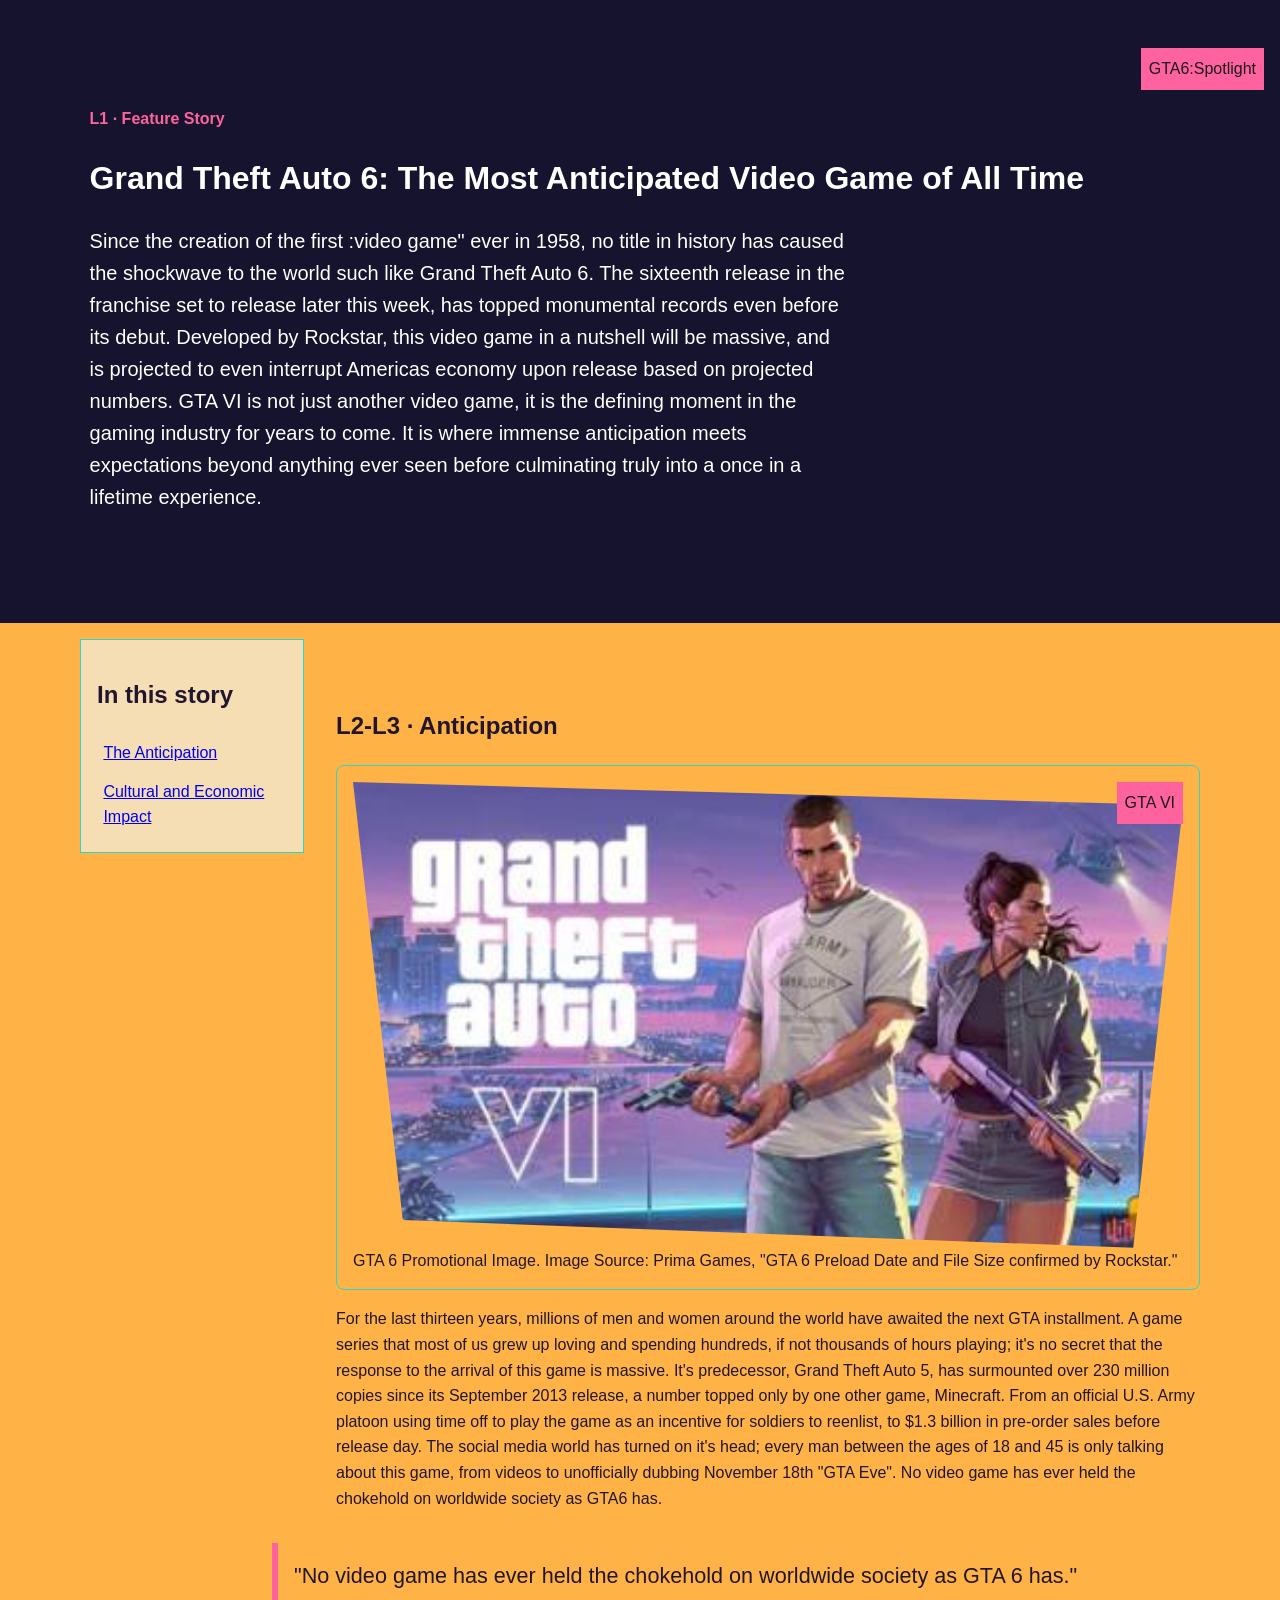
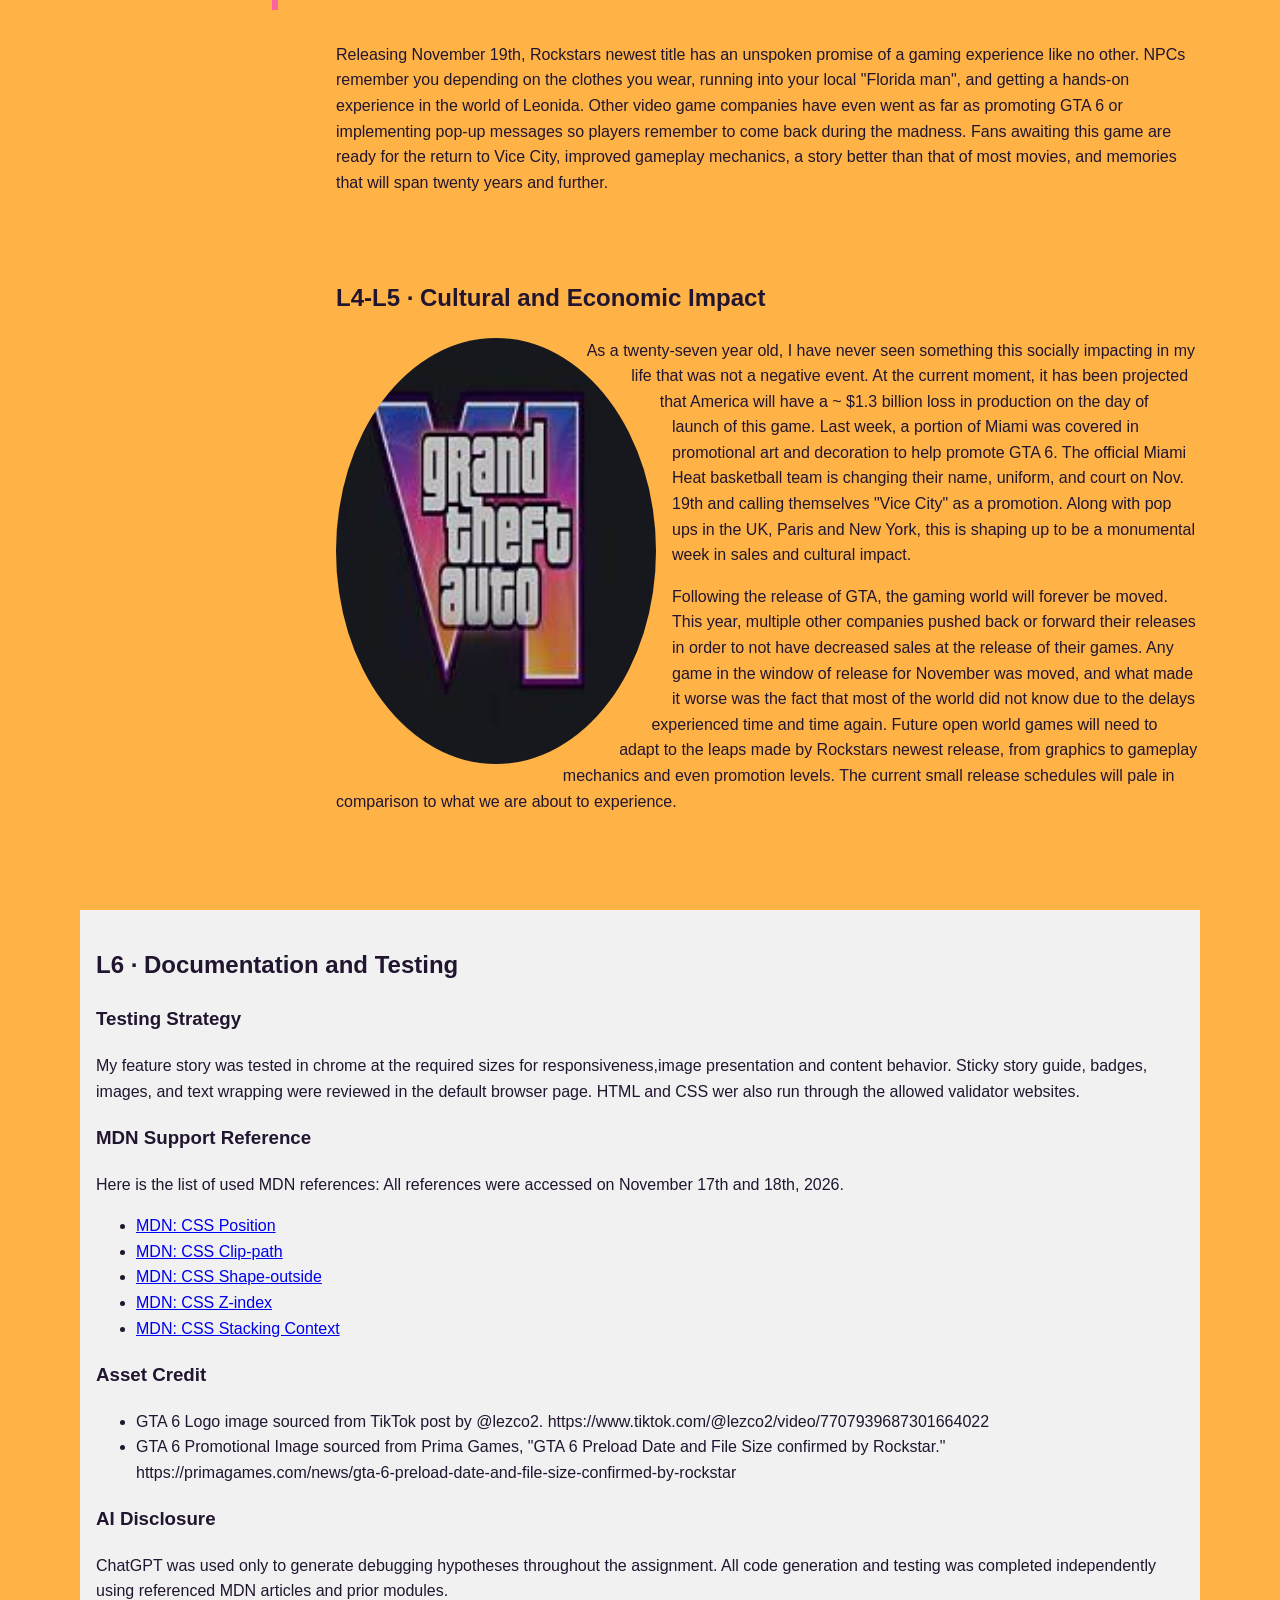
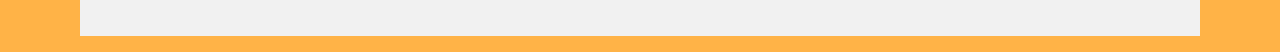
<file: index.html>
<!doctype html>
<html lang="en">
    <head>
        <meta charset="utf-8">
        <meta name="viewport" content="width=device-width,initial-scale=1">
        <title>Layered Feature Story</title>
        <link rel="stylesheet" href="styles.css">
    </head>
    <body>
        <header class="feature-header">
            <p class="eyebrow">L1 · Feature Story</p>
            <h1>Grand Theft Auto 6: The Most Anticipated Video Game of All Time </h1>
            <p class="lede"> Since the creation of the first :video game" ever in 1958, no title in history has caused the shockwave to the world such like Grand Theft Auto 6. The sixteenth release in the franchise set to release later this week, has topped monumental records even before its debut. Developed by Rockstar, this video game in a nutshell will be massive, and is projected to even interrupt Americas economy upon release based on projected numbers. GTA VI is not just another video game, it is the defining moment in the gaming industry for years to come. It is where immense anticipation meets expectations beyond anything ever seen before culminating truly into a once in a lifetime experience. </p>
            <span class="issue-badge">GTA6:Spotlight</span>
        </header>
        <main>
            <aside class="story-guide">
                <h2>In this story</h2>
                <a href="#section-one">The Anticipation</a>
                <a href="#section-two">Cultural and Economic Impact</a>
            </aside>
            <article>
                <section id="section-one">
                    <h2>L2-L3 · Anticipation</h2>
                    <figure class="feature-figure">
                        <span class="figure-badge">GTA VI</span>
                        <img src="GTA.jpg" alt="Rockstar's newest title promises an unparalleled gaming experience." width="1000" height="700">
                        <figcaption>GTA 6 Promotional Image. Image Source: Prima Games, "GTA 6 Preload Date and File Size confirmed by Rockstar."</figcaption>
                    </figure>
                    <p>For the last thirteen years, millions of men and women around the world have awaited the next GTA installment. A game series that most of us grew up loving and spending hundreds, if not thousands of hours playing; it's no secret that the response to the arrival of this game is massive. It's predecessor, Grand Theft Auto 5, has surmounted over 230 million copies since its September 2013 release, a number topped only by one other game, Minecraft. From an official U.S. Army platoon using time off to play the game as an incentive for soldiers to reenlist, to $1.3 billion in pre-order sales before release day. The social media world has turned on it's head; every man between the ages of 18 and 45 is only talking about this game, from videos to unofficially dubbing November 18th "GTA Eve". No video game has ever held the chokehold on worldwide society as GTA6 has. </p>
                    <blockquote class="pull-quote">"No video game has ever held the chokehold on worldwide society as GTA 6 has."</blockquote>
                    <p>Releasing November 19th, Rockstars newest title has an unspoken promise of a gaming experience like no other. NPCs remember you depending on the clothes you wear, running into your local "Florida man", and getting a hands-on experience in the world of Leonida. Other video game companies have even went as far as promoting GTA 6 or implementing pop-up messages so players remember to come back during the madness. Fans awaiting this game are ready for the return to Vice City, improved gameplay mechanics, a story better than that of most movies, and memories that will span twenty years and further.</p>
                </section>
                <section id="section-two">
                    <h2>L4-L5 · Cultural and Economic Impact</h2>
                    <img class="shape-portrait" src="GTA6.jpg" alt="GTA 6 promotional image." width="600" height="600">
                    <p>As a twenty-seven year old, I have never seen something this socially impacting in my life that was not a negative event. At the current moment, it has been projected that America will have a ~ $1.3 billion loss in production on the day of launch of this game. Last week, a portion of Miami was covered in promotional art and decoration to help promote GTA 6. The official Miami Heat basketball team is changing their name, uniform, and court on Nov. 19th and calling themselves "Vice City" as a promotion. Along with pop ups in the UK, Paris and New York, this is shaping up to be a monumental week in sales and cultural impact. </p>
                    <p>Following the release of GTA, the gaming world will forever be moved. This year, multiple other companies pushed back or forward their releases in order to not have decreased sales at the release of their games. Any game in the window of release for November was moved, and what made it worse was the fact that most of the world did not know due to the delays experienced time and time again. Future open world games will need to adapt to the leaps made by Rockstars newest release, from graphics to gameplay mechanics and even promotion levels. The current small release schedules will pale in comparison to what we are about to experience.</p>
                </section>
            </article>
            <section class="documentation">
                <h2>L6 · Documentation and Testing</h2>
                <h3>Testing Strategy</h3>
                <p>My feature story was tested in chrome at the required sizes for responsiveness,image presentation and content behavior. Sticky story guide, badges, images, and text wrapping were reviewed in the default browser page. HTML and CSS wer also run through the allowed validator websites. </p>

                 <h3> MDN Support Reference</h3>
                <p>Here is the list of used MDN references: All references were accessed on November 17th and 18th, 2026.</p>
                <ul>
                    <li><a href="https://developer.mozilla.org/en-US/docs/Web/CSS/position">MDN: CSS Position</a></li>
                    <li><a href="https://developer.mozilla.org/en-US/docs/Web/CSS/clip-path">MDN: CSS Clip-path</a></li>
                    <li><a href="https://developer.mozilla.org/en-US/docs/Web/CSS/shape-outside">MDN: CSS Shape-outside</a></li>
                    <li><a href="https://developer.mozilla.org/en-US/docs/Web/CSS/z-index">MDN: CSS Z-index</a></li>
                    <li><a href="https://developer.mozilla.org/en-US/docs/Web/CSS/CSS_positioned_layout/Stacking_context">MDN: CSS Stacking Context</a></li>
                </ul>

                <h3>Asset Credit</h3>
                <ul>
                    <li>GTA 6 Logo image sourced from TikTok post by @lezco2. https://www.tiktok.com/@lezco2/video/7707939687301664022</li>
                    <li>GTA 6 Promotional Image sourced from Prima Games, "GTA 6 Preload Date and File Size confirmed by Rockstar." https://primagames.com/news/gta-6-preload-date-and-file-size-confirmed-by-rockstar</li>
                </ul>
                <h3>AI Disclosure</h3>
                <p>ChatGPT was used only to generate debugging hypotheses throughout the assignment. All code generation and testing was completed independently using referenced MDN articles and prior modules. </p>
            </section>
        </main>
    </body>
    </html>
</file>
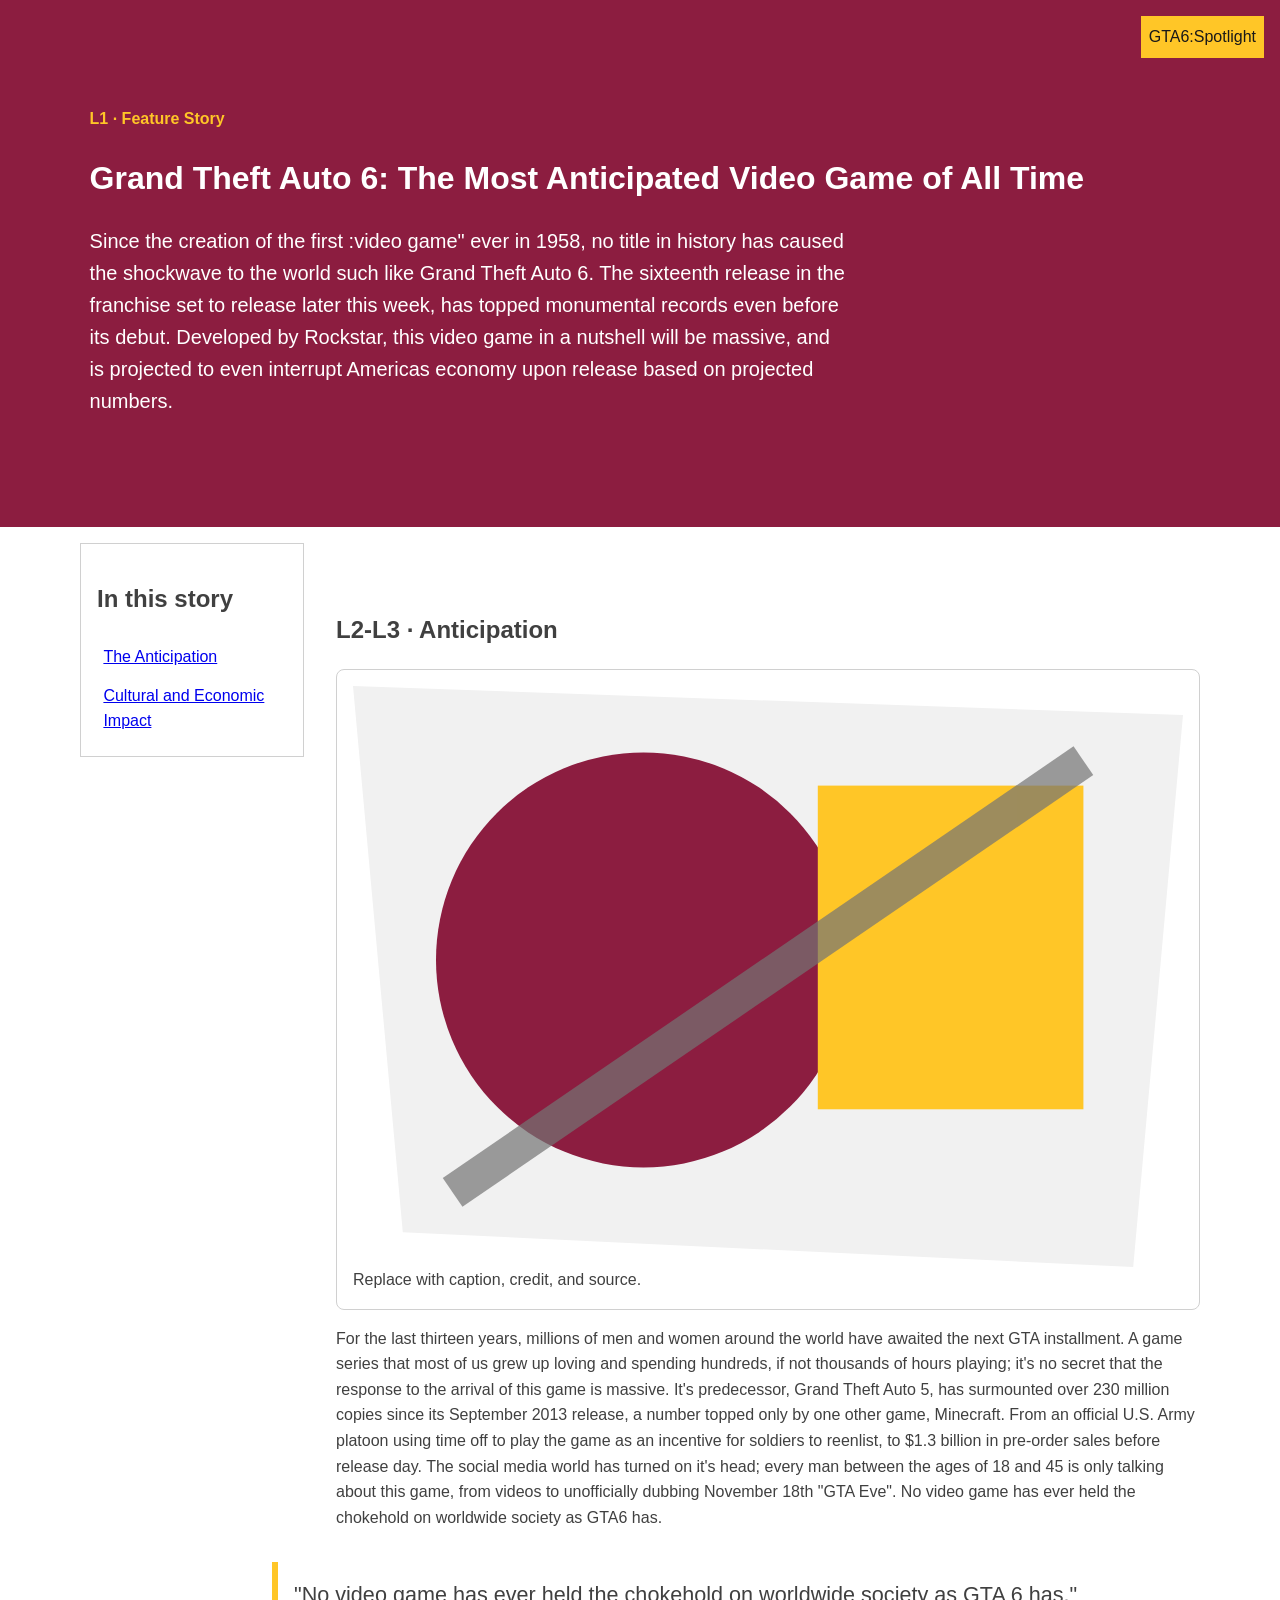
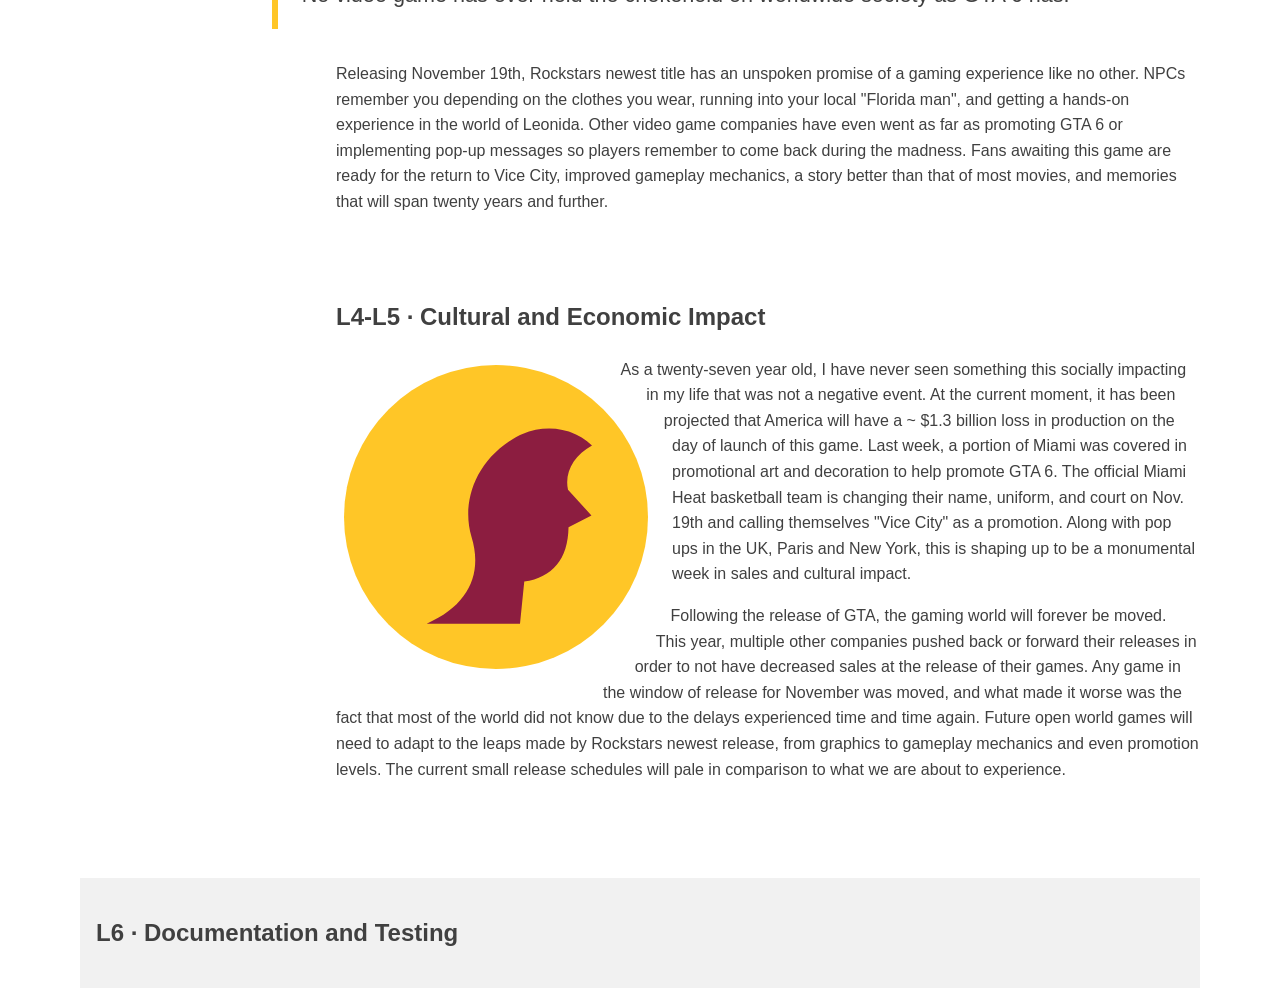
<file: ASSESSMENT-Layered-Feature-Story-Starter/index.html>
<!doctype html>
<html lang="en">
    <head>
        <meta charset="utf-8">
        <meta name="viewport" content="width=device-width,initial-scale=1">
        <title>Layered Feature Story</title>
        <link rel="stylesheet" href="styles.css">
    </head>
    <body>
        <header class="feature-header">
            <p class="eyebrow">L1 · Feature Story</p>
            <h1>Grand Theft Auto 6: The Most Anticipated Video Game of All Time </h1>
            <p class="lede"> Since the creation of the first :video game" ever in 1958, no title in history has caused the shockwave to the world such like Grand Theft Auto 6. The sixteenth release in the franchise set to release later this week, has topped monumental records even before its debut. Developed by Rockstar, this video game in a nutshell will be massive, and is projected to even interrupt Americas economy upon release based on projected numbers.   </p>
            <span class="issue-badge">GTA6:Spotlight</span>
        </header>
        <main>
            <aside class="story-guide">
                <h2>In this story</h2>
                <a href="#section-one">The Anticipation</a>
                <a href="#section-two">Cultural and Economic Impact</a>
            </aside>
            <article>
                <section id="section-one">
                    <h2>L2-L3 · Anticipation</h2>
                    <figure class="feature-figure">
                        <img src="feature.svg" alt="Replace with a contextual alternative" width="1000" height="700">
                        <figcaption>Replace with caption, credit, and source.</figcaption>
                    </figure>
                    <p>For the last thirteen years, millions of men and women around the world have awaited the next GTA installment. A game series that most of us grew up loving and spending hundreds, if not thousands of hours playing; it's no secret that the response to the arrival of this game is massive. It's predecessor, Grand Theft Auto 5, has surmounted over 230 million copies since its September 2013 release, a number topped only by one other game, Minecraft. From an official U.S. Army platoon using time off to play the game as an incentive for soldiers to reenlist, to $1.3 billion in pre-order sales before release day. The social media world has turned on it's head; every man between the ages of 18 and 45 is only talking about this game, from videos to unofficially dubbing November 18th "GTA Eve". No video game has ever held the chokehold on worldwide society as GTA6 has. </p>
                    <blockquote class="pull-quote">"No video game has ever held the chokehold on worldwide society as GTA 6 has."</blockquote>
                    <p>Releasing November 19th, Rockstars newest title has an unspoken promise of a gaming experience like no other. NPCs remember you depending on the clothes you wear, running into your local "Florida man", and getting a hands-on experience in the world of Leonida. Other video game companies have even went as far as promoting GTA 6 or implementing pop-up messages so players remember to come back during the madness. Fans awaiting this game are ready for the return to Vice City, improved gameplay mechanics, a story better than that of most movies, and memories that will span twenty years and further.</p>
                </section>
                <section id="section-two">
                    <h2>L4-L5 · Cultural and Economic Impact</h2>
                    <img class="shape-portrait" src="portrait.svg" alt="Replace with a contextual alternative" width="600" height="600">
                    <p>As a twenty-seven year old, I have never seen something this socially impacting in my life that was not a negative event. At the current moment, it has been projected that America will have a ~ $1.3 billion loss in production on the day of launch of this game. Last week, a portion of Miami was covered in promotional art and decoration to help promote GTA 6. The official Miami Heat basketball team is changing their name, uniform, and court on Nov. 19th and calling themselves "Vice City" as a promotion. Along with pop ups in the UK, Paris and New York, this is shaping up to be a monumental week in sales and cultural impact. </p>
                    <p>Following the release of GTA, the gaming world will forever be moved. This year, multiple other companies pushed back or forward their releases in order to not have decreased sales at the release of their games. Any game in the window of release for November was moved, and what made it worse was the fact that most of the world did not know due to the delays experienced time and time again. Future open world games will need to adapt to the leaps made by Rockstars newest release, from graphics to gameplay mechanics and even promotion levels. The current small release schedules will pale in comparison to what we are about to experience.</p>
                </section>
            </article>
            <section class="documentation">
                <h2>L6 · Documentation and Testing</h2>
                <p></p>
            </section>
        </main>
    </body>
    </html>
</file>
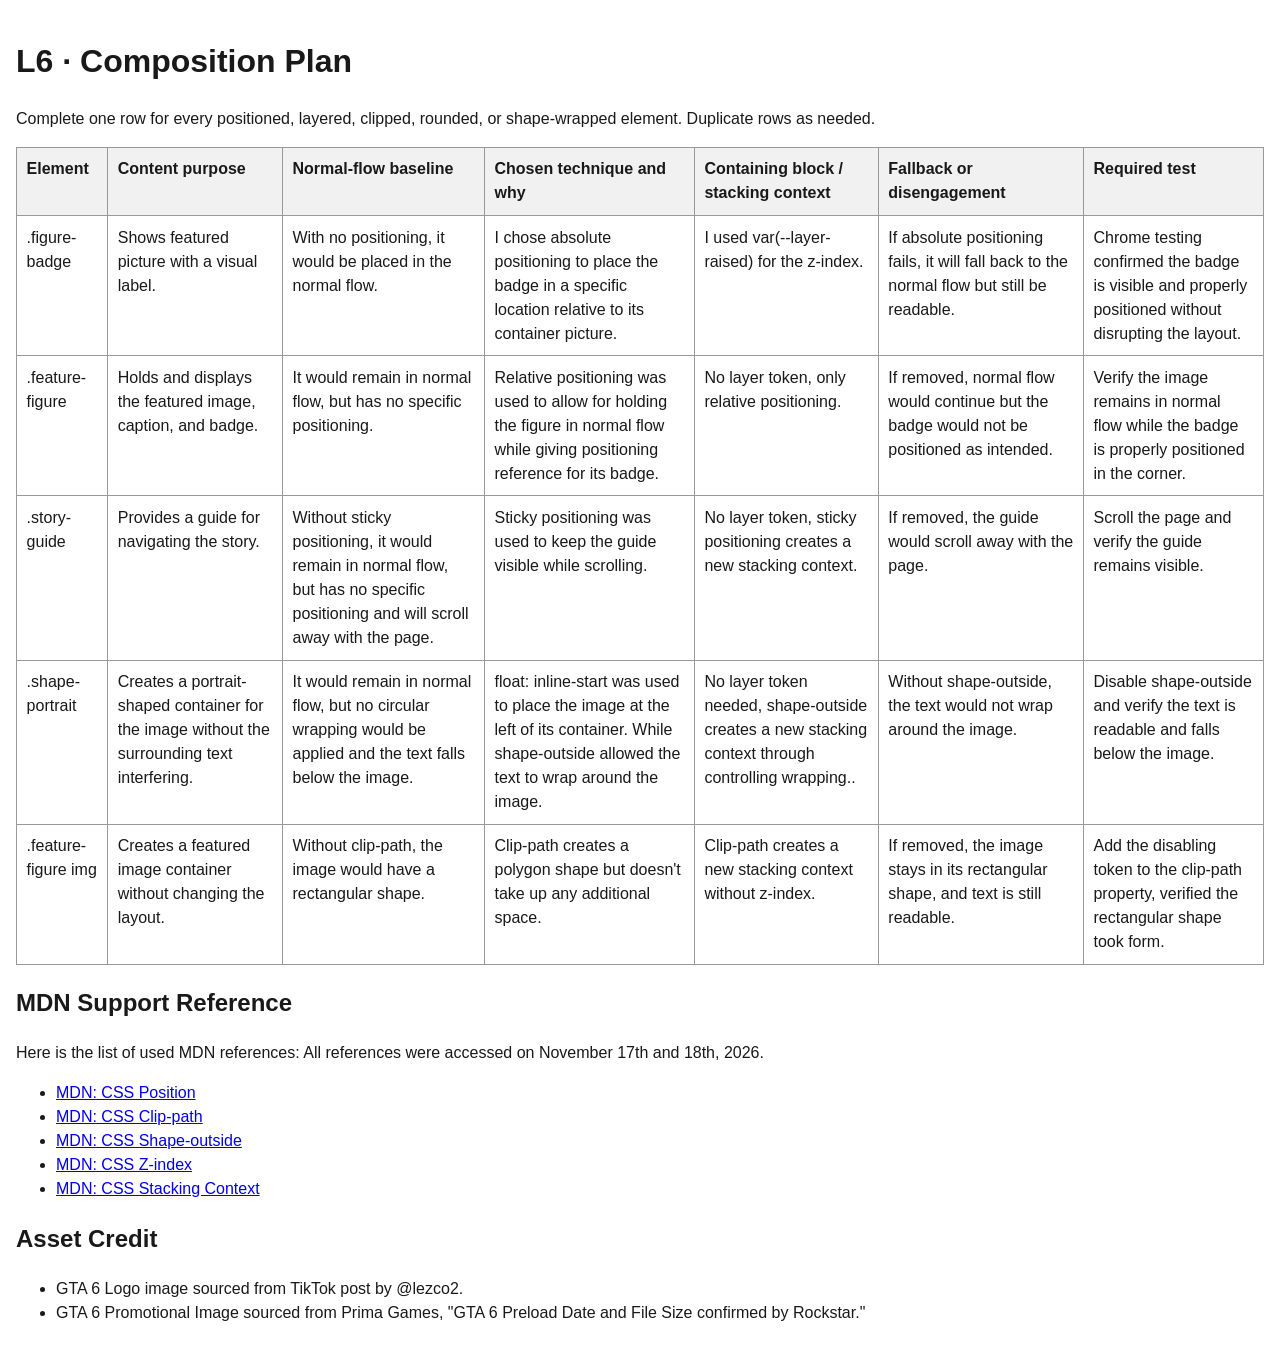
<file: composition-plan.html>
<!doctype html>
<html lang="en">
    <head>
        <meta charset="utf-8">
        <meta name="viewport" content="width=device-width,initial-scale=1">
        <title>Composition Plan</title>
        <style>
            body{
                font-family:Arial,sans-serif;
                line-height:1.5;
                max-width:90rem;
                margin:auto;
                padding:1rem;
                color:#191919;
                }
            table{
                width:100%;
                border-collapse:collapse;
                }
            th,td{
                padding:.6rem;
                border:1px solid #999;
                text-align:left;
                vertical-align:top;
                }
            th{
                background:#f1f1f1;
                }
        </style>
        </head>
        <body>
            <h1>L6 · Composition Plan</h1>
            <p>Complete one row for every positioned, layered, clipped, rounded, or shape-wrapped element. Duplicate rows as needed.</p>
            <table>
                <thead>
                    <tr>
                        <th>Element</th>
                        <th>Content purpose</th>
                        <th>Normal-flow baseline</th>
                        <th>Chosen technique and why</th>
                        <th>Containing block / stacking context</th>
                        <th>Fallback or disengagement</th>
                        <th>Required test</th>
                    </tr>
                </thead>
                <tbody>
                    <tr>
                        <td>.figure-badge</td>
                        <td>Shows featured picture with a visual label.</td>
                        <td>With no positioning, it would be placed in the normal flow.</td>
                        <td>I chose absolute positioning to place the badge in a specific location relative to its container picture.</td>
                        <td>I used var(--layer-raised) for the z-index.</td>
                        <td>If absolute positioning fails, it will fall back to the normal flow but still be readable.</td>
                        <td>Chrome testing confirmed the badge is visible and properly positioned without disrupting the layout.</td>
                    </tr>
                      <tr>
                        <td>.feature-figure</td>
                        <td>Holds and displays the featured image, caption, and badge.</td>
                        <td>It would remain in normal flow, but has no specific positioning.</td>
                        <td>Relative positioning was used to allow for holding the figure in normal flow while giving positioning reference for its badge.</td>
                        <td>No layer token, only relative positioning.</td> 
                        <td>If removed, normal flow would continue but the badge would not be positioned as intended.</td>
                        <td>Verify the image remains in normal flow while the badge is properly positioned in the corner.</td>
                    </tr>
                     <tr>
                        <td>.story-guide</td>
                        <td>Provides a guide for navigating the story.</td>
                        <td>Without sticky positioning, it would remain in normal flow, but has no specific positioning and will scroll away with the page.</td>
                        <td>Sticky positioning was used to keep the guide visible while scrolling.</td>
                        <td>No layer token, sticky positioning creates a new stacking context.</td>
                        <td>If removed, the guide would scroll away with the page.</td>
                        <td>Scroll the page and verify the guide remains visible.</td>
                    </tr>
                          <tr>
                        <td>.shape-portrait</td>
                        <td>Creates a portrait-shaped container for the image without the surrounding text interfering.</td>
                        <td>It would remain in normal flow, but no circular wrapping would be applied and the text falls below the image.</td>
                        <td>float: inline-start was used to place the image at the left of its container. While shape-outside allowed the text to wrap around the image.</td>
                        <td>No layer token needed, shape-outside creates a new stacking context through controlling wrapping..</td>
                        <td>Without shape-outside, the text would not wrap around the image.</td>
                        <td>Disable shape-outside and verify the text is readable and falls below the image.</td>
                    </tr>
                          <tr>
                        <td>.feature-figure img</td>
                        <td>Creates a featured image container without changing the layout.</td>
                        <td>Without clip-path, the image would have a rectangular shape.</td>
                        <td>Clip-path creates a polygon shape but doesn't take up any additional space.</td>
                        <td>Clip-path creates a new stacking context without z-index.</td>
                        <td>If removed, the image stays in its rectangular shape, and text is still readable.</td>
                        <td>Add the disabling token to the clip-path property, verified the rectangular shape took form.</td>
                    </tr>
                </tbody>
            </table>
            <section>
                <h2> MDN Support Reference</h2>
                <p>Here is the list of used MDN references: All references were accessed on November 17th and 18th, 2026.</p>
                <ul>
                    <li><a href="https://developer.mozilla.org/en-US/docs/Web/CSS/position">MDN: CSS Position</a></li>
                    <li><a href="https://developer.mozilla.org/en-US/docs/Web/CSS/clip-path">MDN: CSS Clip-path</a></li>
                    <li><a href="https://developer.mozilla.org/en-US/docs/Web/CSS/shape-outside">MDN: CSS Shape-outside</a></li>
                    <li><a href="https://developer.mozilla.org/en-US/docs/Web/CSS/z-index">MDN: CSS Z-index</a></li>
                    <li><a href="https://developer.mozilla.org/en-US/docs/Web/CSS/CSS_positioned_layout/Stacking_context">MDN: CSS Stacking Context</a></li>
                </ul>
            </section>
            <section>
                <h2>Asset Credit</h2>
                <ul>
                    <li>GTA 6 Logo image sourced from TikTok post by @lezco2.</li>
                    <li>GTA 6 Promotional Image sourced from Prima Games, "GTA 6 Preload Date and File Size confirmed by Rockstar."</li>
            </section>
        </body>
        </html>
</file>
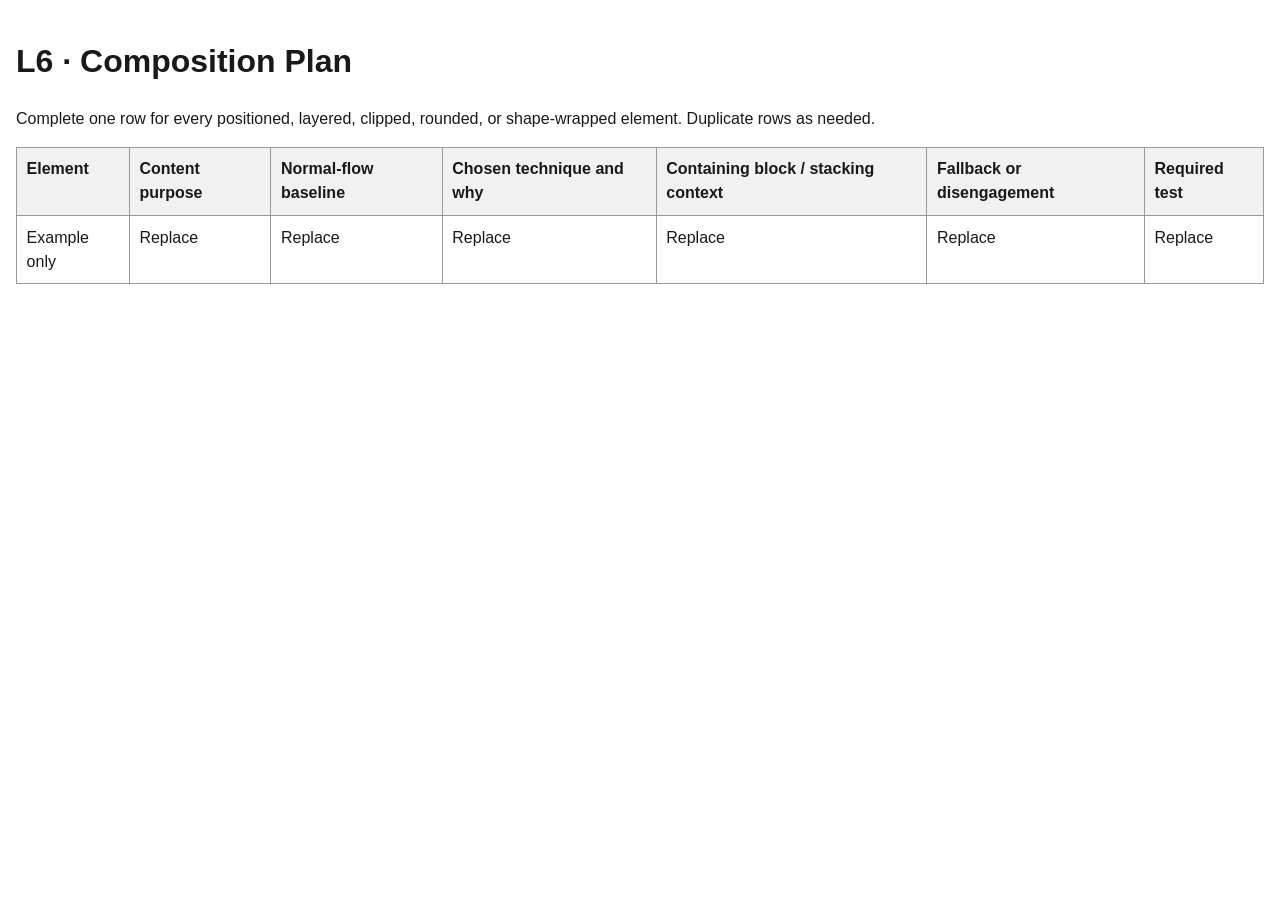
<file: ASSESSMENT-Layered-Feature-Story-Starter/composition-plan.html>
<!doctype html>
<html lang="en">
    <head>
        <meta charset="utf-8">
        <meta name="viewport" content="width=device-width,initial-scale=1">
        <title>Composition Plan</title>
        <style>
            body{
                font-family:Arial,sans-serif;
                line-height:1.5;
                max-width:90rem;
                margin:auto;
                padding:1rem;
                color:#191919;
                }
            table{
                width:100%;
                border-collapse:collapse;
                }
            th,td{
                padding:.6rem;
                border:1px solid #999;
                text-align:left;
                vertical-align:top;
                }
            th{
                background:#f1f1f1;
                }
        </style>
        </head>
        <body>
            <h1>L6 · Composition Plan</h1>
            <p>Complete one row for every positioned, layered, clipped, rounded, or shape-wrapped element. Duplicate rows as needed.</p>
            <table>
                <thead>
                    <tr>
                        <th>Element</th>
                        <th>Content purpose</th>
                        <th>Normal-flow baseline</th>
                        <th>Chosen technique and why</th>
                        <th>Containing block / stacking context</th>
                        <th>Fallback or disengagement</th>
                        <th>Required test</th>
                    </tr>
                </thead>
                <tbody>
                    <tr>
                        <td>Example only</td>
                        <td>Replace</td>
                        <td>Replace</td>
                        <td>Replace</td>
                        <td>Replace</td>
                        <td>Replace</td>
                        <td>Replace</td>
                    </tr>
                </tbody>
            </table>
        </body>
        </html>
</file>
<file: styles.css>
:root{
    --color-text:#21152f;
    --color-surface:#ffb347;
    --color-action:#15132D;
    --color-accent:#ff639f;
    --color-border:#25d9d0;
    --color-muted:#5c6670;
    --space-3:1rem;
    --radius:.5rem;
    --measure:68ch;
    --layer-base:0;
    --layer-raised:10;
    --layer-sticky:20;
    --layer-overlay:30;
}
*,*::before,*::after{
    box-sizing:border-box;
}
html{
    scroll-behavior:smooth;
}
body{
    margin:0;
    color:var(--color-text);
    background:var(--color-surface);
    font-family:Arial,sans-serif;
    line-height:1.6;
}
.feature-header{
    position:relative;
    padding:clamp(2rem,7vw,6rem);
    background:var(--color-action);
    color:#fff;
}
.eyebrow{
    color:var(--color-accent);
    font-weight:700;
}
.lede{
    max-width:var(--measure);
    font-size:1.25rem;
}
.issue-badge{
    position:absolute;
    inset-block-start:3rem;
    inset-inline-end:1rem;
    pointer-events:none;
    padding:.5rem;
    background:var(--color-accent);
    color:#191919;
}
main{
    display:grid;
    gap:2rem;
    max-width:72rem;
    margin:auto;
    padding:var(--space-3);
}
article{
    min-width:0;
}
article section{
    display:flow-root;
    margin-block:3rem;
    scroll-margin-block-start:6rem;
}
.story-guide{
    align-self:start;
    padding:1rem;
    border:1px solid var(--color-border);
    background-color:wheat;
    position:sticky;
    inset-block-start:1rem;
}
.story-guide a{
    display:block;
    padding:.4rem;

}
.feature-figure{
    position:relative;
    margin:0;
    padding:1rem;
    border:1px solid var(--color-border);
    border-radius:var(--radius);
}
.figure-badge{
    position:absolute;
    inset-block-start:1rem;
    inset-inline-end:1rem;
    pointer-events:none;
    padding:.5rem;
    background:var(--color-accent);
    color:#191919;
    z-index:var(--layer-raised);
}
img{
    display:block;
    max-width:100%;
    height:auto;
}
.pull-quote{
    margin:2rem 0;
    padding:1rem;
    border-inline-start:.4rem solid var(--color-accent);
    font-size:1.35rem;
}
.shape-portrait{
    width:min(45%,20rem);
    margin:0 1rem 1rem 0;
    border-radius:50%;
}
.documentation{
    grid-column:1/-1;
    padding:1rem;
    background:#f1f1f1;
}
@media (max-width:51rem){
    .story-guide{
        position:static;
    }
}
@media (min-width:52rem){
    main{
        grid-template-columns:14rem 1fr;
    }
    .story-guide{
        position:sticky;
        inset-block-start:1rem;
        z-index:var(--layer-sticky);
    }
    .pull-quote{
        position:relative;
        z-index:var(--layer-raised);
        margin-inline-start:-4rem;
        background:var(--color-surface);;
    }
    
    @supports (shape-outside:circle(50%)){
        .shape-portrait{
            float:inline-start;
            shape-outside:circle(50%);
            shape-margin:1rem;
        }
        
    }
    @supports (clip-path:polygon(0 0)){
        .feature-figure img{
            clip-path:polygon(0 0,100% 5%,94% 100%,6% 94%);
            }
        }
        :focus-visible {
            outline:.2rem solid var(--color-accent);
            outline-offset:.2rem;
        }

    }
</file>
<file: ASSESSMENT-Layered-Feature-Story-Starter/styles.css>
:root{
    --color-text:#404040;
    --color-surface:#fff;
    --color-action:#8c1d40;
    --color-accent:#ffc627;
    --color-border:#d0d0d0;
    --color-muted:#5c6670;
    --space-3:1rem;
    --radius:.5rem;
    --measure:68ch;
    --layer-base:0;
    --layer-raised:10;
    --layer-sticky:20;
    --layer-overlay:30;
}
*,*::before,*::after{
    box-sizing:border-box;
}
html{
    scroll-behavior:smooth;
}
body{
    margin:0;
    color:var(--color-text);
    background:var(--color-surface);
    font-family:Arial,sans-serif;
    line-height:1.6;
}
.feature-header{
    position:relative;
    padding:clamp(2rem,7vw,6rem);
    background:var(--color-action);
    color:#fff;
}
.eyebrow{
    color:var(--color-accent);
    font-weight:700;
}
.lede{
    max-width:var(--measure);
    font-size:1.25rem;
}
.issue-badge{
    position:absolute;
    inset-block-start:1rem;
    inset-inline-end:1rem;
    padding:.5rem;
    background:var(--color-accent);
    color:#191919;
}
main{
    display:grid;
    gap:2rem;
    max-width:72rem;
    margin:auto;
    padding:var(--space-3);
}
article{
    min-width:0;
}
article section{
    display:flow-root;
    margin-block:3rem;
    scroll-margin-block-start:6rem;
}
.story-guide{
    align-self:start;
    padding:1rem;
    border:1px solid var(--color-border);
}
.story-guide a{
    display:block;
    padding:.4rem;
}
.feature-figure{
    position:relative;
    margin:0;
    padding:1rem;
    border:1px solid var(--color-border);
    border-radius:var(--radius);
}
img{
    display:block;
    max-width:100%;
    height:auto;
}
.pull-quote{
    margin:2rem 0;
    padding:1rem;
    border-inline-start:.4rem solid var(--color-accent);
    font-size:1.35rem;
}
.shape-portrait{
    width:min(45%,20rem);
    margin:0 1rem 1rem 0;
    border-radius:50%;
}
.documentation{
    grid-column:1/-1;
    padding:1rem;
    background:#f1f1f1;
}
@media (min-width:52rem){
    main{
        grid-template-columns:14rem 1fr;
    }
    .story-guide{
        position:sticky;
        inset-block-start:1rem;
        z-index:var(--layer-sticky);
    }
    .pull-quote{
        position:relative;
        z-index:var(--layer-raised);
        margin-inline-start:-4rem;
        background:var(--color-surface);;
    }
    @supports (shape-outside:circle(50%)){
        .shape-portrait{
            float:inline-start;
            shape-outside:circle(50%);
            shape-margin:1rem;}
        }
    }
    @supports (clip-path:polygon(0 0)){
        .feature-figure img{
            clip-path:polygon(0 0,100% 5%,94% 100%,6% 94%);}
        }
        :focus-visible{
            outline:.2rem solid var(--color-accent);
            outline-offset:.2rem;
        }
</file>
